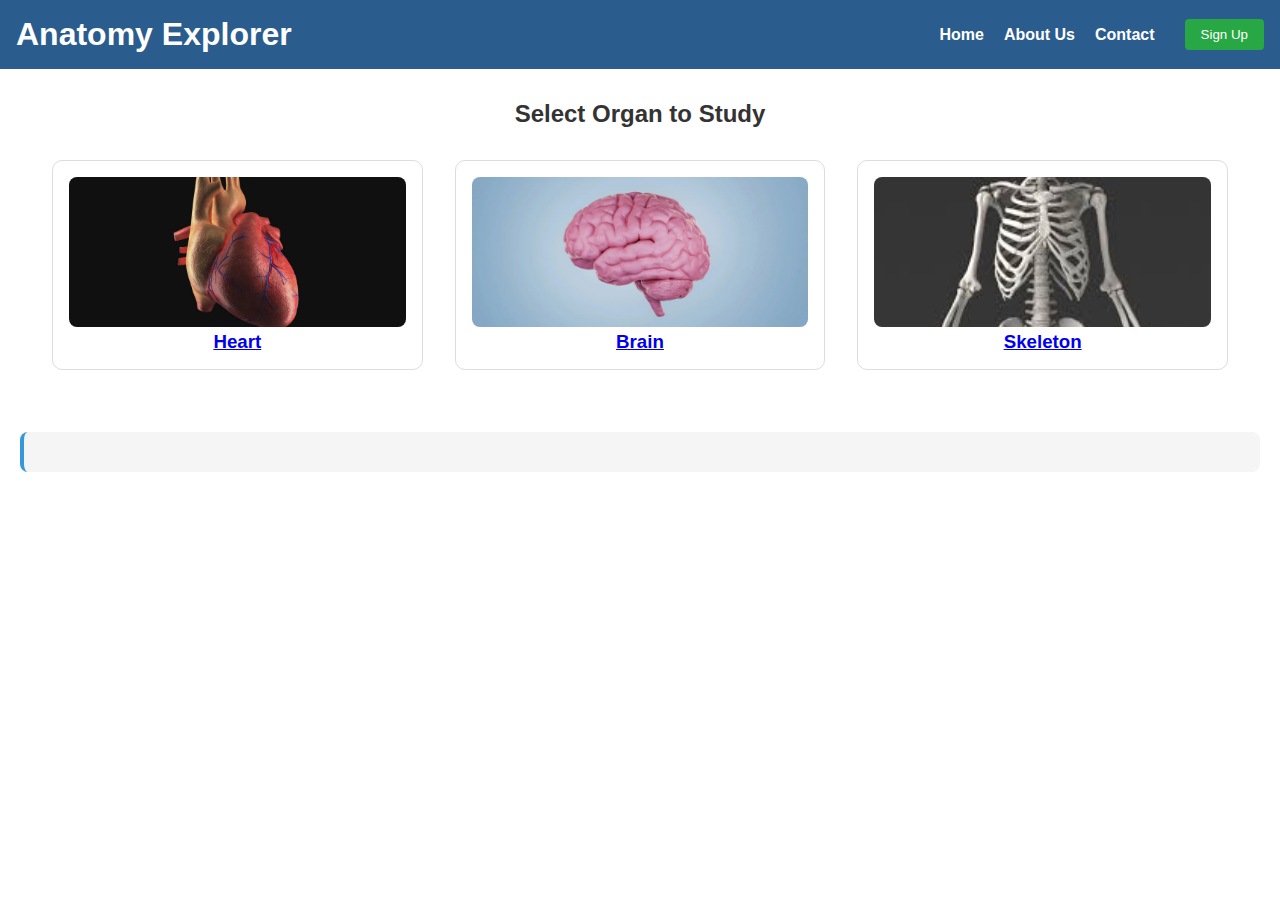
<file: Anatomypage.html>
<!DOCTYPE html>
<html lang="en">
<head>
    <meta charset="UTF-8">
    <title>Anatomy Explorer</title>
    <link rel="stylesheet" href="Anatomypage.css">
    <meta name="viewport" content="width=device-width, initial-scale=1.0">
</head>
<body>
    <!-- Header -->
    <div class="header">
        <h1>Anatomy Explorer</h1>
        <nav class="nav-links">
            <a href="#" onclick="showPage('home')">Home</a>
            <a href="about.html" target="_blank">About Us</a>
            <a href="#" onclick="showPage('contact')">Contact</a>
            <button class="signup-btn" onclick="showPage('signup')">Sign Up</button>
        </nav>
    </div>

    <!-- Anatomy Gallery -->
    <div id="gallery-page" class="page-container">
        <h2>Select Organ to Study</h2>
        <div class="gallery">
            <div class="organ-card" onclick="showScanner('Heart')">
                <a href="heart.html">
                    <img src="heart.jpg" alt="Heart" width="150">
                    <h3>Heart</h3>
                </a>
                
            </div>
            <div class="organ-card" onclick="showScanner('Brain')">
                <a href="brain.html">
                    <img src="brain.webp" alt="Brain" width="150">
                    <h3>Brain</h3>
                </a>
                
            </div>
            <div class="organ-card" onclick="showScanner('Skeleton')">
                <a href="skeleton.html">
                    <img src="skeleton.jpeg" alt="Skeleton" width="150">
                    <h3>Skeleton</h3>
                </a>
                
            </div>
        </div>
        <div id="output"></div>
    </div>

    <!-- <script>
        function showScanner(organ) {
            document.getElementById('output').textContent = `You selected: ${organ}`;
        }

        function showPage(page) {
            alert(`Navigating to ${page} page`);
        }
    </script> -->
</body>
</html>
</file>
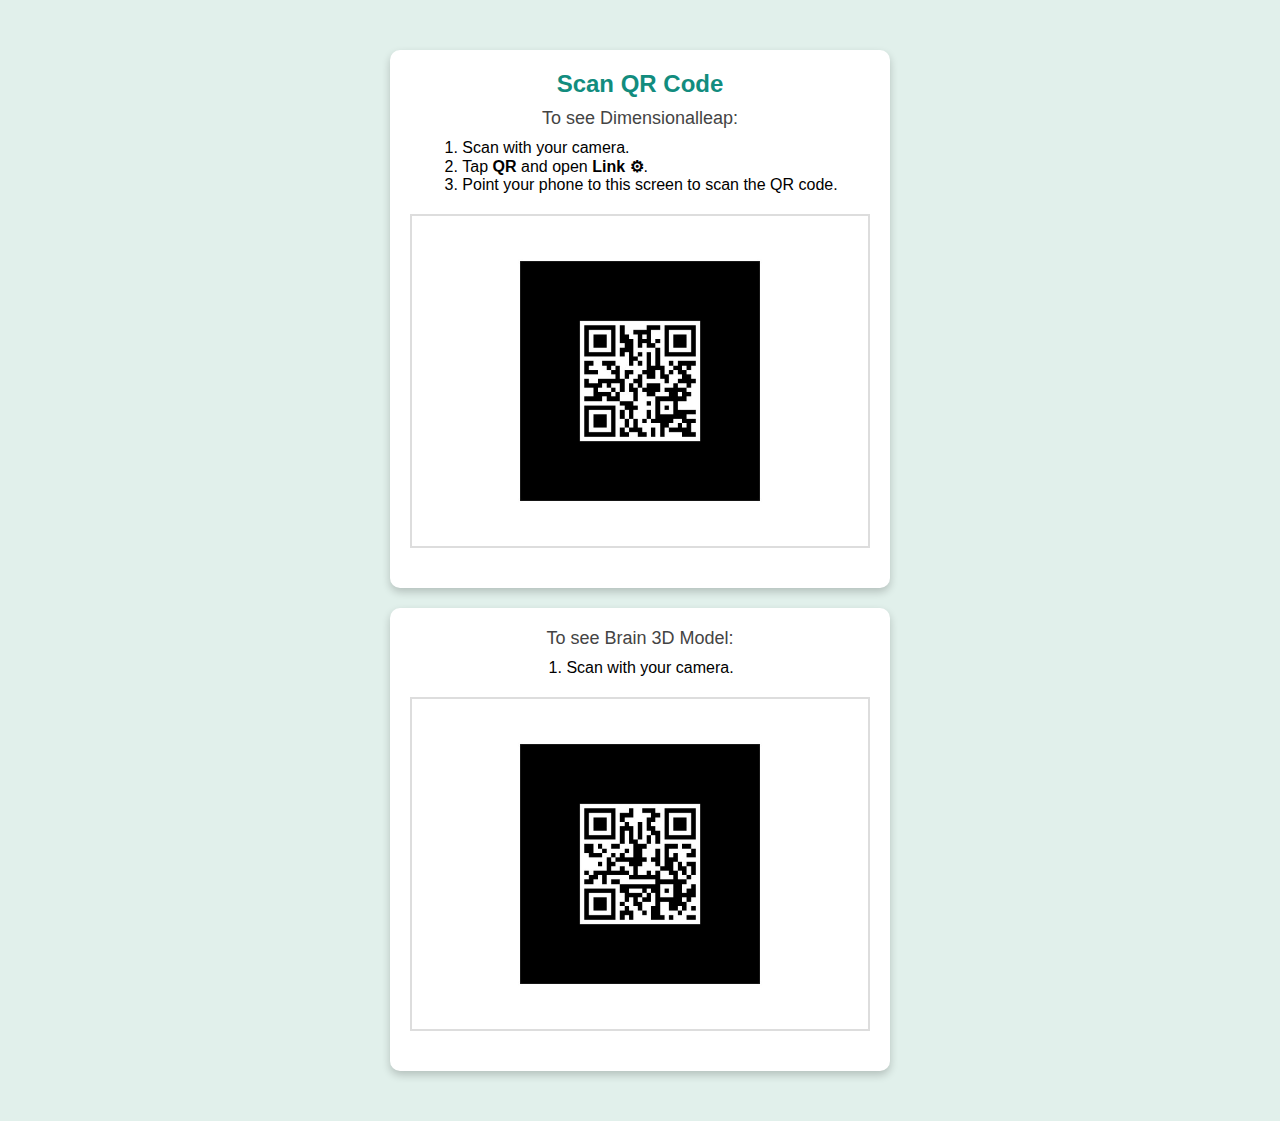
<file: brain.html>
<!DOCTYPE html>
<html lang="en">
<head>
    <meta charset="UTF-8">
    <title>QR Code Upload</title>
    <link rel="stylesheet" href="commonstyleqr.css">
    <meta name="viewport" content="width=device-width, initial-scale=1.0">
</head>
<body>
    <div class="container">
        <h2>Scan QR Code</h2>
        <p>To see Dimensionalleap:</p>
        <ol>
            <li>Scan with your camera.</li>
            <li>Tap <strong>QR</strong> and open <strong>Link ⚙</strong>.</li>
            <li>Point your phone to this screen to scan the QR code.</li>
        </ol>
        <div class="qr-box">
            <img src="commonqr.jpg" alt="QR Code 1">
        </div>
    </div>

    <div class="container">
        <p>To see Brain 3D Model:</p>
        <ol>
            <li>Scan with your camera.</li>
        </ol>
        <div class="qr-box">
            <img src="brainqr.jpg" alt="QR Code 3">
        </div>
    </div>

</body>
</html>
</file>
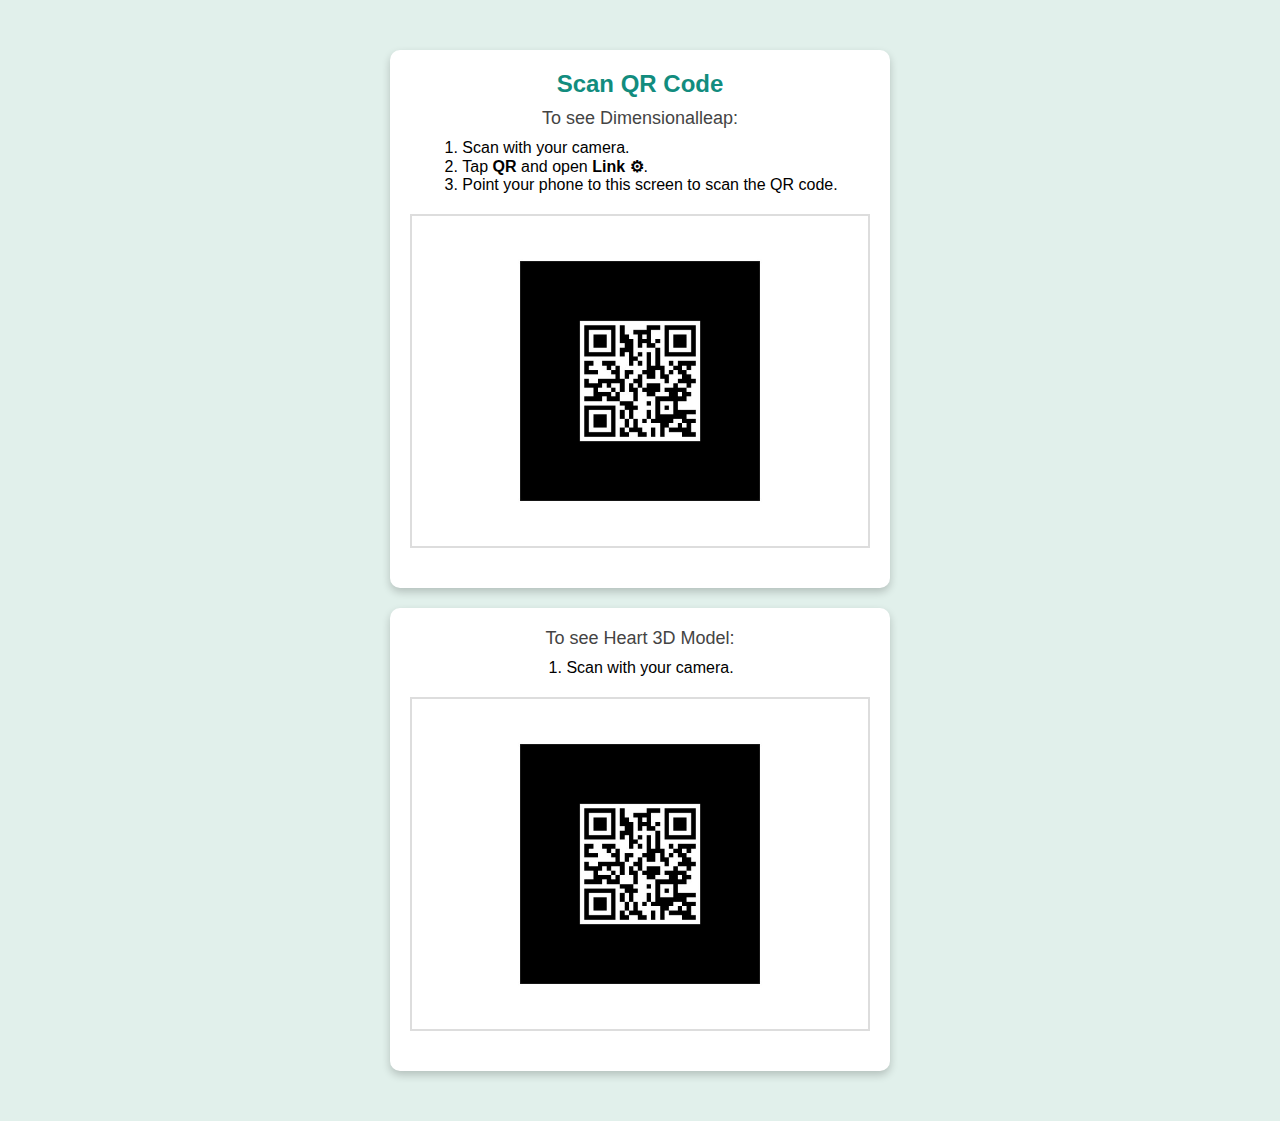
<file: heart.html>
<!DOCTYPE html>
<html lang="en">
<head>
    <meta charset="UTF-8">
    <title>QR Code Upload</title>
    <link rel="stylesheet" href="commonstyleqr.css">
    <meta name="viewport" content="width=device-width, initial-scale=1.0">
</head>
<body>
    <div class="container">
        <h2>Scan QR Code</h2>
        <p>To see Dimensionalleap:</p>
        <ol>
            <li>Scan with your camera.</li>
            <li>Tap <strong>QR</strong> and open <strong>Link ⚙</strong>.</li>
            <li>Point your phone to this screen to scan the QR code.</li>
        </ol>
        <div class="qr-box">
            <img src="commonqr.jpg" alt="QR Code 1">
        </div>
    </div>

    <div class="container">
        <p>To see Heart 3D Model:</p>
        <ol>
            <li>Scan with your camera.</li>
        </ol>
        <div class="qr-box">
            <img src="heartqr.jpg" alt="QR Code 2">
        </div>
    </div>

</body>
</html>
</file>
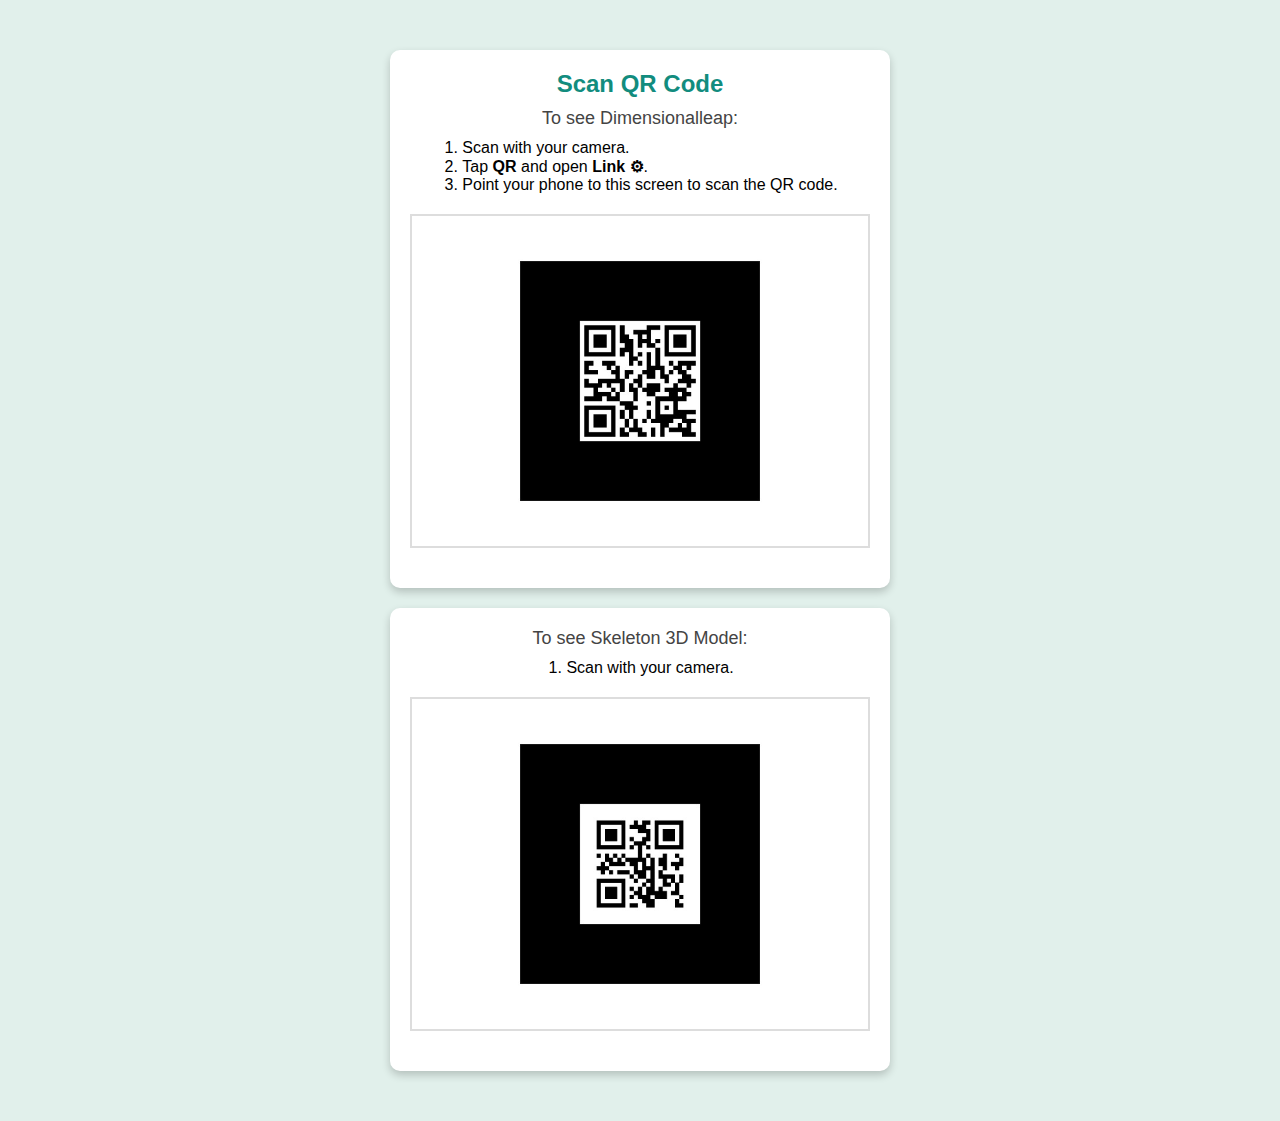
<file: skeleton.html>
<!DOCTYPE html>
<html lang="en">
<head>
    <meta charset="UTF-8">
    <title>QR Code Upload</title>
    <link rel="stylesheet" href="commonstyleqr.css">
    <meta name="viewport" content="width=device-width, initial-scale=1.0">
</head>
<body>
    <div class="container">
        <h2>Scan QR Code</h2>
        <p>To see Dimensionalleap:</p>
        <ol>
            <li>Scan with your camera.</li>
            <li>Tap <strong>QR</strong> and open <strong>Link ⚙</strong>.</li>
            <li>Point your phone to this screen to scan the QR code.</li>
        </ol>
        <div class="qr-box">
            <img src="commonqr.jpg" alt="QR Code 1">
        </div>
    </div>

    <div class="container">
      <p>To see Skeleton 3D Model:</p>
      <ol>
          <li>Scan with your camera.</li>
         
      </ol>
      <div class="qr-box">
          <img src="skeletonqr.jpg" alt="QR Code 3">
      </div>
  </div>

</body>
</html>
</file>
<file: Anatomypage.css>
/* an.css - Optimized CSS File */
* {
    margin: 0;
    padding: 0;
    box-sizing: border-box;
}

body {
    font-family: Arial, sans-serif;
    color: #333;
}

/* Header Styles */
.header {
    display: flex;
    justify-content: space-between;
    align-items: center;
    padding: 1rem;
    background: #2a5c8d;
    color: white;
    position: fixed;
    width: 100%;
    top: 0;
    z-index: 100;
    flex-wrap: wrap;
}

h2 {
    text-align: center;
}

.nav-links {
    display: flex;
    gap: 20px;
    align-items: center;
    flex-wrap: wrap;
}

.nav-links a {
    color: white;
    text-decoration: none;
    font-weight: bold;
    transition: opacity 0.3s;
}

.nav-links a:hover {
    opacity: 0.8;
}

.signup-btn {
    background: #28a745;
    border: none;
    color: white;
    padding: 8px 16px;
    border-radius: 4px;
    cursor: pointer;
    margin-left: 10px;
    transition: background 0.3s;
}

.signup-btn:hover {
    background: #218838;
}

/* Page Container */
.page-container {
    margin-top: 80px;
    padding: 20px;
}

/* Form Styles */
.login-container {
    max-width: 400px;
    margin: 2rem auto;
    background: white;
    padding: 2rem;
    border-radius: 10px;
    box-shadow: 0 0 10px rgba(0,0,0,0.1);
}

.form-group {
    margin-bottom: 1rem;
}

input[type="text"],
input[type="password"] {
    width: 100%;
    padding: 12px;
    margin-top: 8px;
    border: 1px solid #ddd;
    border-radius: 4px;
    box-sizing: border-box;
}

input::placeholder {
    color: gray;
    opacity: 0.5;
}

button.login-button {
    width: 100%;
    padding: 12px;
    background: linear-gradient(to right, #007bff, #00a3cc);
    color: white;
    border: none;
    border-radius: 25px;
    cursor: pointer;
    margin-top: 10px;
    transition: background-color 0.3s ease;
}

button.login-button:hover {
    background: linear-gradient(to right, #0069d9, #0093b8);
}

.secondary-btn {
    background: transparent;
    border: none;
    color: #555;
    cursor: pointer;
    margin-top: 15px;
    text-decoration: none;
    display: inline-block;
    font-size: 0.9em;
}

.forgot-password {
    display: block;
    text-align: center;
    margin-top: 10px;
    color: #393b3f;
    text-decoration: none;
}

/* Social Login */
.social-login {
    text-align: center;
    margin-top: 20px;
}

.social-login p {
    margin-bottom: 10px;
    color: #777;
}

.social-icons a {
    display: inline-flex;
    justify-content: center;
    align-items: center;
    width: 40px;
    height: 40px;
    margin: 0 5px;
    border-radius: 50%;
    background-color: #fff;
    box-shadow: 0 2px 4px rgba(0,0,0,0.1);
    color: #555;
    text-decoration: none;
    font-size: 1.2em;
    transition: background-color 0.3s ease;
}

.social-icons a:hover {
    background-color: #eee;
}

/* Gallery Styles */
.gallery {
    display: grid;
    grid-template-columns: repeat(auto-fit, minmax(200px, 1fr));
    gap: 2rem;
    padding: 2rem;
}

.organ-card {
    background: white;
    border-radius: 10px;
    padding: 1rem;
    text-align: center;
    cursor: pointer;
    transition: transform 0.3s, box-shadow 0.3s;
    border: 1px solid #ddd;
}

.organ-card:hover {
    transform: translateY(-5px);
    box-shadow: 0 4px 15px rgba(0,0,0,0.1);
}

.organ-card img {
    width: 100%;
    height: 150px;
    object-fit: cover;
    border-radius: 8px;
}

/* Scanner Styles */
.scanner-container {
    text-align: center;
    margin-top: 2rem;
}

#scanner-box {
    width: 100%;
    max-width: 400px;
    height: 300px;
    border: 2px dashed #2a5c8d;
    margin: 2rem auto;
    position: relative;
}

#3d-viewer {
    width: 100%;
    height: 600px;
    margin-top: 2rem;
}

/* Output Section */
#output {
    margin-top: 30px;
    padding: 20px;
    background: #f5f5f5;
    border-radius: 8px;
    font-size: 1.2em;
    color: #2c3e50;
    border-left: 4px solid #3498db;
}

/* Responsive Design */
@media (max-width: 768px) {
    .header {
        flex-direction: column;
        text-align: center;
    }
    
    .nav-links {
        margin-top: 10px;
        justify-content: center;
    }
    
    .signup-btn {
        margin: 10px 0;
        width: 100%;
    }
    
    .gallery {
        grid-template-columns: repeat(auto-fit, minmax(150px, 1fr));
    }
}

@media (max-width: 480px) {
    .nav-links {
        flex-direction: column;
        gap: 10px;
    }
    
    .organ-card {
        width: 100%;
    }
    
    #3d-viewer {
        height: 400px;
    }
}
</file>
<file: commonstyleqr.css>
* {
    margin: 0;
    padding: 0;
    box-sizing: border-box;
}

body {
    font-family: Arial, sans-serif;
    background-color: #e1f0eb;
    padding: 30px;
    text-align: center;
}

.container {
    background: white;
    padding: 20px;
    border-radius: 10px;
    box-shadow: 0 4px 8px rgba(0, 0, 0, 0.2);
    width: 90%;
    max-width: 500px;
    margin: 20px auto; /* ensures vertical stacking */
    text-align: center;
}

h2 {
    color: #128c7e;
    font-size: 24px;
    margin-bottom: 10px;
}

p {
    font-size: 18px;
    color: #444;
    margin-bottom: 10px;
}

ol {
    text-align: left;
    display: inline-block;
    margin: 0 auto 20px;
    padding-left: 20px;
}

.qr-box {
    border: 2px solid #ddd;
    padding: 15px;
    display: flex;
    justify-content: center;
    align-items: center;
    margin-bottom: 20px;
}

img {
    max-width: 300px;
    width: 100%;
    height: auto;
}
</file>
